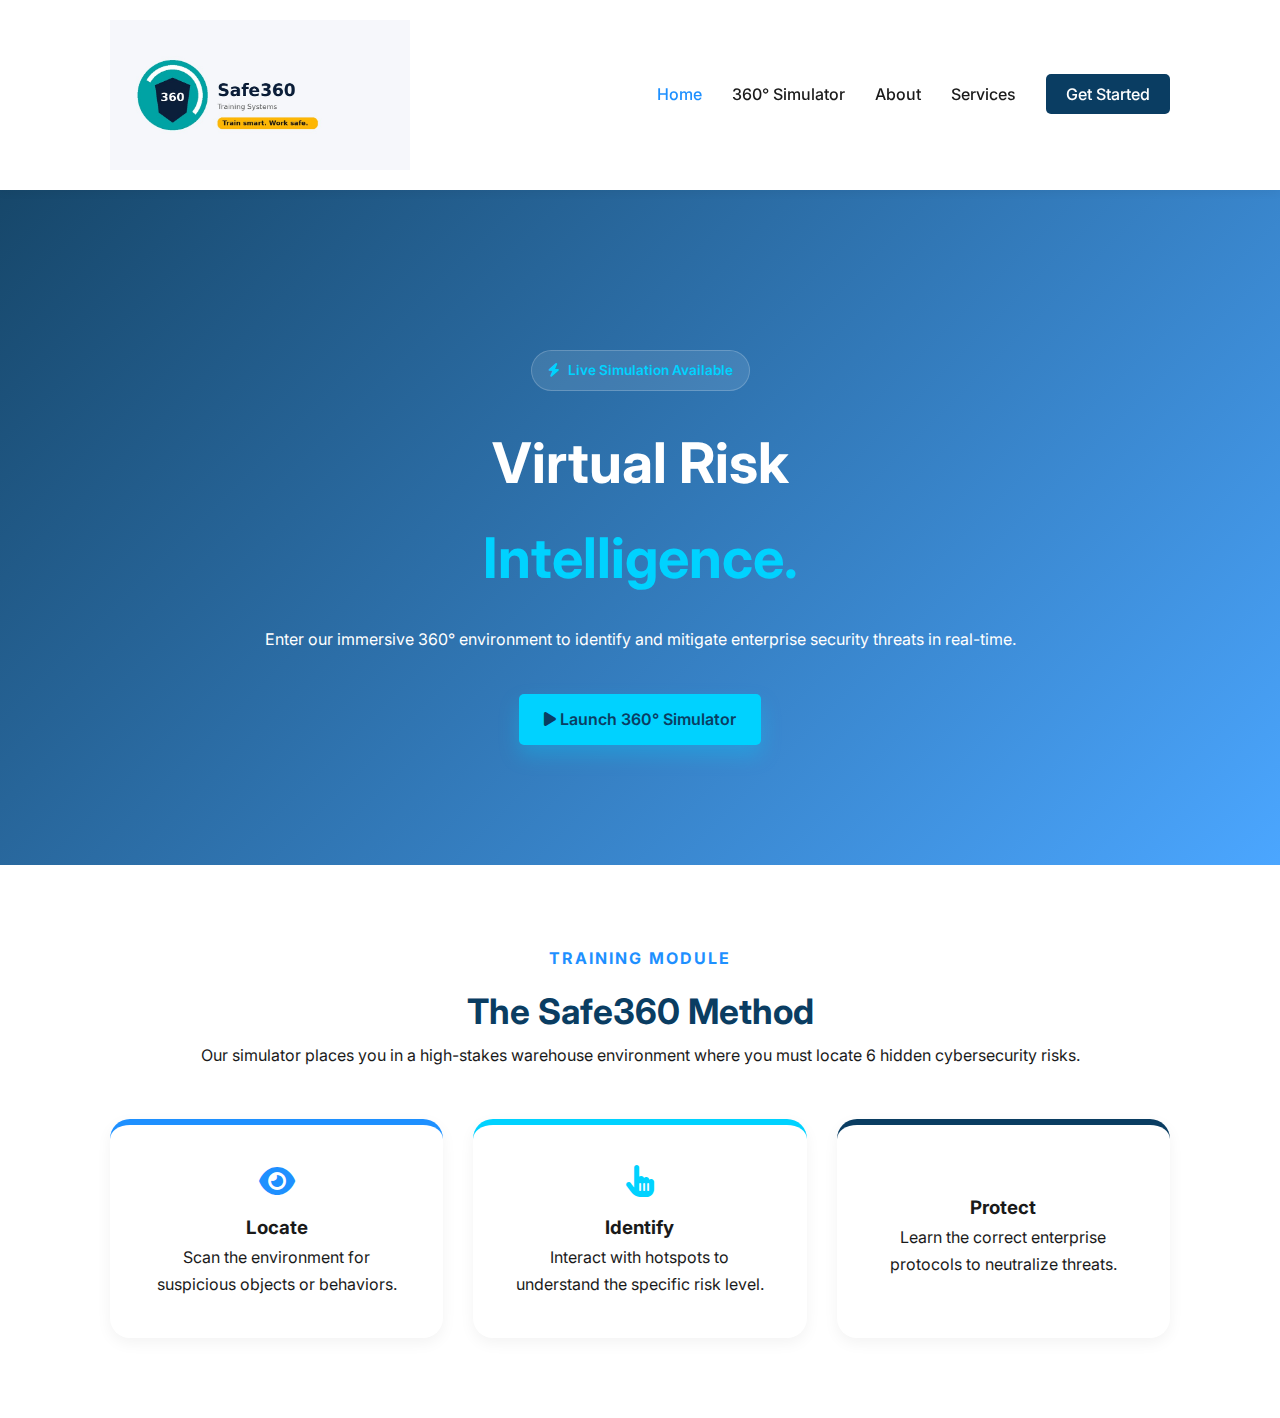
<file: index.html>
<!DOCTYPE html>
<html lang="en">
<head>
    <meta charset="UTF-8">
    <meta name="viewport" content="width=device-width, initial-scale=1.0">
    <title>Safe360 | Interactive Safety Hub</title>
    <link href="https://fonts.googleapis.com/css2?family=Inter:wght@400;600;800&display=swap" rel="stylesheet">
    <link rel="stylesheet" href="https://cdnjs.cloudflare.com/ajax/libs/font-awesome/6.4.0/css/all.min.css">
    <link rel="stylesheet" href="css/style.css">
</head>
<body>
    <header>
        <div class="container nav-container">
            <!-- LOGO CHANGED HERE -->
            <a href="index.html" class="logo">
                <img src="logo.png" alt="Safe360 Training Systems" style="max-height: 150px; width: auto; vertical-align: middle;">
            </a>
            
            <nav>
                <ul class="nav-links">
                    <li><a href="index.html" class="active">Home</a></li>
                    <li><a href="360-view.html">360° Simulator</a></li>
                    <li><a href="about.html">About</a></li>
                    <li><a href="services.html">Services</a></li>
                    <li><a href="contact.html" class="nav-btn">Get Started</a></li>
                </ul>
            </nav>
        </div>
    </header>

    <main>
        <section class="hero">
            <div class="hero-overlay"></div>
            <div class="container hero-inner">
                <div class="hero-content">
                    <span class="hero-badge"><i class="fa-solid fa-bolt"></i> Live Simulation Available</span>
                    <h1>Virtual Risk <br><span class="text-gradient">Intelligence.</span></h1>
                    <p>Enter our immersive 360° environment to identify and mitigate enterprise security threats in real-time.</p>
                    
                    <div class="hero-actions">
                        <a href="360-view.html" class="btn btn-tour">
                            <i class="fa-solid fa-play"></i> Launch 360° Simulator
                        </a>
                    </div>
                </div>
            </div>
        </section>

        <!-- New Professional Section replacing the cards -->
        <section class="section">
            <div class="container" style="text-align: center;">
                <div class="section-header">
                    <span class="badge">Training Module</span>
                    <h2>The Safe360 Method</h2>
                    <p>Our simulator places you in a high-stakes warehouse environment where you must locate 6 hidden cybersecurity risks.</p>
                </div>

                <div style="display: grid; grid-template-columns: repeat(auto-fit, minmax(250px, 1fr)); gap: 30px; margin-top: 50px;">
                    <div class="pillar-card border-blue">
                        <i class="fa-solid fa-eye" style="font-size: 2rem; color: var(--secondary); margin-bottom: 15px;"></i>
                        <h3>Locate</h3>
                        <p>Scan the environment for suspicious objects or behaviors.</p>
                    </div>
                    <div class="pillar-card border-cyan">
                        <i class="fa-solid fa-hand-pointer" style="font-size: 2rem; color: var(--accent); margin-bottom: 15px;"></i>
                        <h3>Identify</h3>
                        <p>Interact with hotspots to understand the specific risk level.</p>
                    </div>
                    <div class="pillar-card border-navy">
                        <i class="fa-solid fa-shield-check" style="font-size: 2rem; color: var(--primary); margin-bottom: 15px;"></i>
                        <h3>Protect</h3>
                        <p>Learn the correct enterprise protocols to neutralize threats.</p>
                    </div>
                </div>
            </div>
        </section>
    </main>
</body>
</html>
</file>
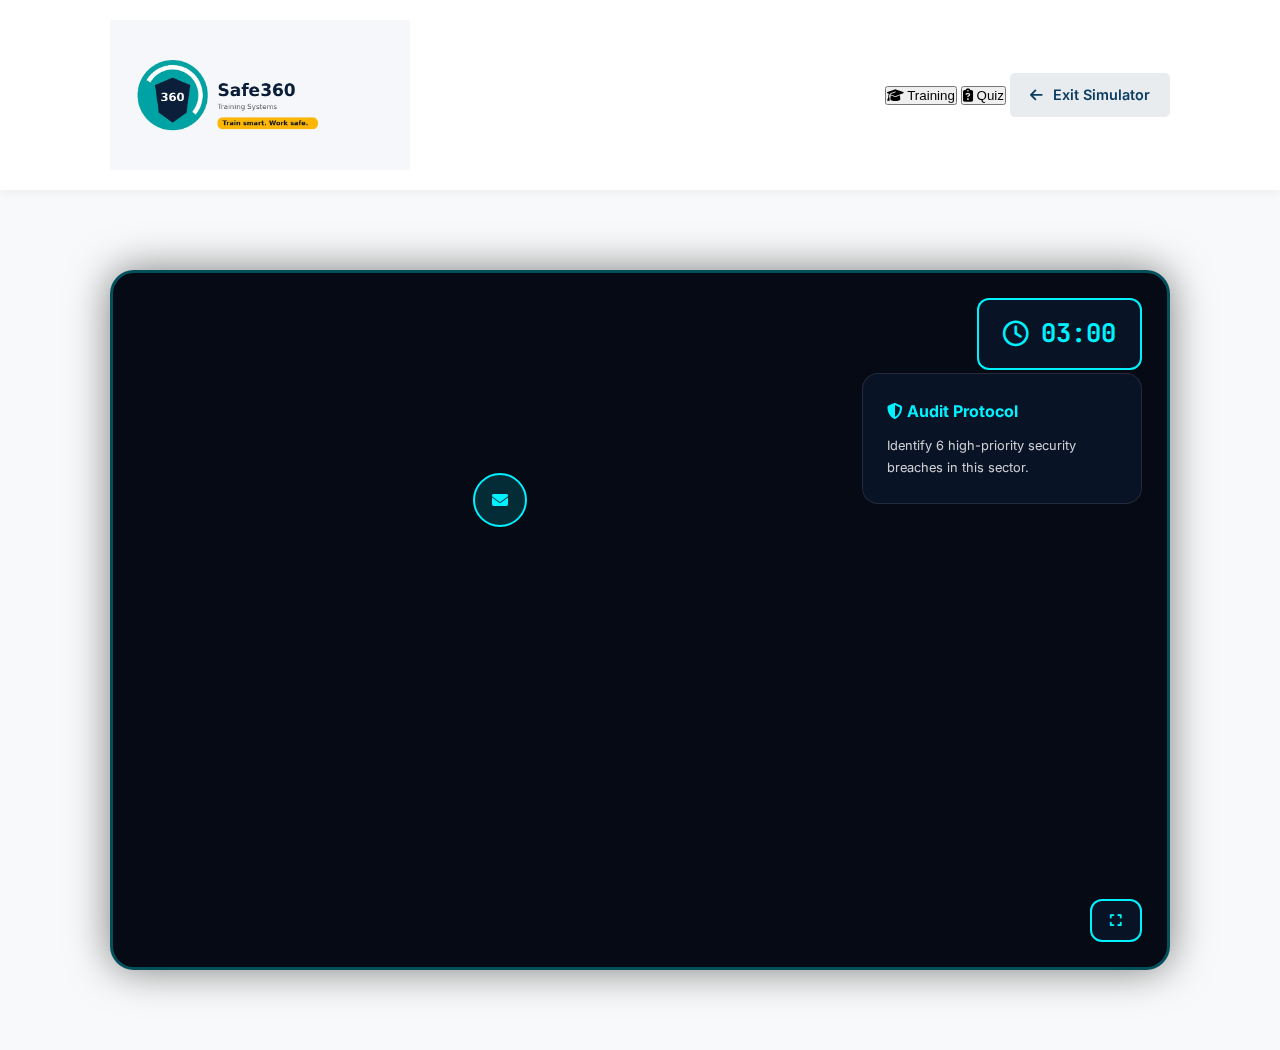
<file: 360-view.html>
<!DOCTYPE html>
<html lang="en">
<head>
    <meta charset="UTF-8">
    <meta name="viewport" content="width=device-width, initial-scale=1.0">
    <title>Risk Simulator | Safe360</title>
    <link href="https://fonts.googleapis.com/css2?family=Inter:wght@400;600;700&family=JetBrains+Mono:wght@400;700&display=swap" rel="stylesheet">
    <link rel="stylesheet" href="https://cdnjs.cloudflare.com/ajax/libs/font-awesome/6.4.0/css/all.min.css">
    <link rel="stylesheet" href="css/style.css">
    <style>
        /* --- PROFESSIONAL CYBER THEME --- */
        :root {
            --cyber-cyan: #00f2ff;
            --cyber-blue: #0062ff;
            --cyber-dark: #050a14;
            --cyber-glass: rgba(10, 20, 40, 0.9);
            --emergency-red: #ff2a6d;
            --success-green: #00ff9d;
        }

        body { font-family: 'Inter', sans-serif; }

        .v-tour-container {
            position: relative;
            width: 100%;
            height: 700px;
            background: var(--cyber-dark);
            overflow: hidden;
            border-radius: 24px;
            cursor: grab;
            border: 3px solid rgba(0, 242, 255, 0.3);
            box-shadow: 0 0 40px rgba(0, 0, 0, 0.5);
            transition: all 0.3s ease;
        }

        /* FULL SCREEN OVERRIDES */
        .v-tour-container:fullscreen, .v-tour-container:-webkit-full-screen {
            width: 100vw; height: 100vh; border-radius: 0; border: none;
            display: flex; align-items: center; justify-content: center;
        }

        .panorama-scene {
            position: absolute;
            height: 1500px; width: 4500px;
            background-image: linear-gradient(rgba(5, 10, 20, 0.2), rgba(5, 10, 20, 0.2)), 
                              url('https://images.unsplash.com/photo-1550751827-4bd374c3f58b?auto=format&fit=crop&w=4500&q=80');
            background-size: cover;
            left: 0; top: -400px;
            transition: transform 0.1s ease-out;
        }

        /* --- HOTSPOTS --- */
        .v-hotspot {
            position: absolute; width: 54px; height: 54px;
            background: rgba(0, 242, 255, 0.15);
            border: 2px solid var(--cyber-cyan);
            border-radius: 50%;
            display: flex; align-items: center; justify-content: center;
            color: var(--cyber-cyan);
            animation: pulse-cyber 2s infinite;
            text-decoration: none; z-index: 10;
            backdrop-filter: blur(4px);
        }
        .v-hotspot:hover { transform: scale(1.2); background: var(--emergency-red); border-color: #fff; color: #fff; }

        @keyframes pulse-cyber {
            0% { box-shadow: 0 0 0 0 rgba(0, 242, 255, 0.7); }
            70% { box-shadow: 0 0 0 15px rgba(0, 242, 255, 0); }
            100% { box-shadow: 0 0 0 0 rgba(0, 242, 255, 0); }
        }

        /* --- HUD --- */
        .timer-hud {
            position: absolute; top: 25px; right: 25px;
            background: var(--cyber-glass); color: var(--cyber-cyan);
            padding: 12px 24px; border-radius: 12px;
            font-family: 'JetBrains Mono', monospace; font-weight: 700;
            font-size: 1.6rem; z-index: 101;
            border: 2px solid var(--cyber-cyan);
            display: flex; align-items: center; gap: 12px;
        }

        .simulator-ui {
            position: absolute; top: 100px; right: 25px;
            background: var(--cyber-glass); color: #fff;
            padding: 24px; border-radius: 16px; width: 280px;
            backdrop-filter: blur(12px); border: 1px solid rgba(255, 255, 255, 0.1);
            pointer-events: none; z-index: 100;
        }

        .btn-fullscreen-overlay {
            position: absolute; bottom: 25px; right: 25px;
            background: var(--cyber-glass); color: var(--cyber-cyan);
            border: 2px solid var(--cyber-cyan); border-radius: 12px;
            padding: 12px 18px; cursor: pointer; z-index: 100;
        }

        /* --- MODAL STYLING (PROFESSIONAL UPGRADE) --- */
        .modal-overlay {
            position: absolute; top: 0; left: 0; width: 100%; height: 100%;
            background: rgba(0, 5, 15, 0.95);
            z-index: 2000; display: none;
            justify-content: center; align-items: center;
            backdrop-filter: blur(10px);
        }

        .modal-content {
            background: var(--cyber-dark);
            width: 90%; max-width: 700px;
            border-radius: 20px; border: 1px solid var(--cyber-cyan);
            padding: 40px; position: relative;
            box-shadow: 0 0 50px rgba(0, 242, 255, 0.2);
            color: #fff;
        }

        .modal-header {
            display: flex; justify-content: space-between; align-items: center;
            margin-bottom: 25px; border-bottom: 1px solid rgba(0, 242, 255, 0.2);
            padding-bottom: 15px;
        }

        .modal-header h2 { font-family: 'JetBrains Mono', monospace; color: var(--cyber-cyan); margin: 0; }

        .progress-bar-container {
            width: 100%; height: 6px; background: rgba(255,255,255,0.1);
            border-radius: 10px; margin-bottom: 20px; overflow: hidden;
        }
        .progress-fill { height: 100%; background: var(--cyber-cyan); width: 0%; transition: 0.5s ease; }

        .training-text { font-size: 1.1rem; line-height: 1.8; color: #ccd6f6; }
        .training-text b { color: var(--cyber-cyan); }

        /* --- QUIZ OPTIONS --- */
        .quiz-option {
            background: rgba(255,255,255,0.05);
            border: 1px solid rgba(0, 242, 255, 0.3);
            padding: 18px; margin-bottom: 12px; border-radius: 10px;
            cursor: pointer; transition: 0.3s;
            display: flex; align-items: center; gap: 15px;
            font-size: 1rem;
        }
        .quiz-option:hover { background: rgba(0, 242, 255, 0.1); border-color: var(--cyber-cyan); }
        .quiz-option.selected { background: var(--cyber-blue); border-color: #fff; }
        .quiz-option.correct { background: rgba(0, 255, 157, 0.2); border-color: var(--success-green); color: var(--success-green); }
        .quiz-option.wrong { background: rgba(255, 42, 109, 0.2); border-color: var(--emergency-red); color: var(--emergency-red); }

        .btn-modal {
            padding: 12px 28px; border-radius: 8px; font-weight: bold;
            text-transform: uppercase; letter-spacing: 1px; cursor: pointer;
            font-family: 'JetBrains Mono', monospace; border: none; transition: 0.3s;
        }
        .btn-primary-modal { background: var(--cyber-cyan); color: var(--cyber-dark); }
        .btn-primary-modal:hover { background: #fff; box-shadow: 0 0 20px var(--cyber-cyan); }

        .feedback-text {
            margin-top: 15px; padding: 15px; border-radius: 8px;
            font-weight: bold; font-family: 'JetBrains Mono', monospace;
            text-align: center; display: none;
        }
    </style>
</head>
<body class="light-bg">
    <header>
        <div class="container nav-container">
            <a href="index.html" class="logo">
                <img src="logo.png" alt="Safe360 Training Systems" style="max-height: 150px; width: auto; vertical-align: middle;">
            </a>
            <div class="header-actions">
                <button onclick="openTraining()" class="btn-nav"><i class="fa-solid fa-graduation-cap"></i> Training</button>
                <button onclick="openQuiz()" class="btn-nav"><i class="fa-solid fa-clipboard-question"></i> Quiz</button>
                <a href="index.html" class="btn-back"><i class="fa-solid fa-arrow-left"></i> Exit Simulator</a>
            </div>
        </div>
    </header>

    <main class="section">
        <div class="container">
            <div class="v-tour-container" id="tourViewport">
                <div class="panorama-scene" id="panorama">
                    <a href="hotspot-detail.html?id=1" class="v-hotspot" style="top: 40%; left: 8%;" data-label="Node Breach"><i class="fa-solid fa-envelope"></i></a>
                    <a href="hotspot-detail.html?id=2" class="v-hotspot" style="top: 35%; left: 25%;" data-label="Terminal Access"><i class="fa-solid fa-desktop"></i></a>
                    <a href="hotspot-detail.html?id=3" class="v-hotspot" style="top: 70%; left: 45%;" data-label="Hardware Risk"><i class="fa-solid fa-usb"></i></a>
                    <a href="hotspot-detail.html?id=4" class="v-hotspot" style="top: 30%; left: 60%;" data-label="Uplink Breach"><i class="fa-solid fa-phone"></i></a>
                    <a href="hotspot-detail.html?id=5" class="v-hotspot" style="top: 55%; left: 78%;" data-label="Packet Leak"><i class="fa-solid fa-qrcode"></i></a>
                    <a href="hotspot-detail.html?id=6" class="v-hotspot" style="top: 45%; left: 92%;" data-label="IoT Vulnerability"><i class="fa-solid fa-mobile-screen"></i></a>
                </div>

                <div class="timer-hud">
                    <i class="fa-regular fa-clock"></i> <span id="sessionTimer">03:00</span>
                </div>

                <div class="simulator-ui">
                    <h4 style="color: var(--cyber-cyan);"><i class="fa-solid fa-shield-halved"></i> Audit Protocol</h4>
                    <p style="font-size: 0.8rem; opacity: 0.8; margin-top: 10px;">Identify 6 high-priority security breaches in this sector.</p>
                </div>

                <button onclick="toggleFullScreen()" class="btn-fullscreen-overlay">
                    <i class="fa-solid fa-expand"></i>
                </button>

                <!-- TRAINING MODAL -->
                <div id="trainingModal" class="modal-overlay">
                    <div class="modal-content">
                        <div class="modal-header">
                            <h2 id="trainingTitle">Training Protocol</h2>
                            <button class="close-modal" onclick="closeModal('trainingModal')" style="background:none; border:none; color:#fff; cursor:pointer; font-size:1.5rem;">&times;</button>
                        </div>
                        <div class="progress-bar-container"><div class="progress-fill" id="trainProgress"></div></div>
                        <div class="step-indicator" id="trainingStep" style="color:var(--cyber-cyan); font-family:'JetBrains Mono'; margin-bottom:10px;"></div>
                        <div id="trainingBody" class="training-text"></div>
                        <div class="nav-btn-group" style="display:flex; justify-content:space-between; margin-top:30px;">
                            <button class="btn-modal" onclick="prevTraining()" id="btnPrevTrain" style="background:rgba(255,255,255,0.1); color:#fff;">Back</button>
                            <button class="btn-modal btn-primary-modal" onclick="nextTraining()" id="btnNextTrain">Initiate Next</button>
                        </div>
                    </div>
                </div>

                <!-- QUIZ MODAL -->
                <div id="quizModal" class="modal-overlay">
                    <div class="modal-content">
                        <div class="modal-header">
                            <h2>Security Evaluation</h2>
                            <button class="close-modal" onclick="closeModal('quizModal')" style="background:none; border:none; color:#fff; cursor:pointer; font-size:1.5rem;">&times;</button>
                        </div>
                        <div class="progress-bar-container"><div class="progress-fill" id="quizProgress"></div></div>
                        <div id="quizContainer">
                            <div class="step-indicator" id="quizStep" style="color:var(--cyber-cyan); font-family:'JetBrains Mono'; margin-bottom:10px;"></div>
                            <h3 id="quizQuestion" style="margin-bottom: 25px; line-height:1.4;"></h3>
                            <div id="quizOptions"></div>
                            <div id="quizFeedback" class="feedback-text"></div>
                            <div class="nav-btn-group" style="display:flex; justify-content:flex-end; margin-top:20px;">
                                <button class="btn-modal btn-primary-modal" onclick="submitAnswer()" id="btnQuizAction">Verify Credentials</button>
                            </div>
                        </div>
                        <div id="quizResult" style="display: none; text-align: center;">
                            <i class="fa-solid fa-shield-check" style="font-size: 4rem; color: var(--cyber-cyan); margin-bottom: 20px;"></i>
                            <h2>Audit Complete</h2>
                            <p style="font-size: 1.5rem; margin: 15px 0;">Clearance Level: <span id="finalScore" style="color:var(--cyber-cyan); font-weight:bold;">0</span> / 10</p>
                            <p id="scoreMsg" style="color:#ccd6f6; margin-bottom:25px;"></p>
                            <button class="btn-modal btn-primary-modal" onclick="closeModal('quizModal')">Exit System</button>
                            <button class="btn-modal" onclick="resetQuiz()" style="background:rgba(255,255,255,0.1); color:#fff; margin-left:10px;">Re-Audit</button>
                        </div>
                    </div>
                </div>

                <div id="timeoutModal" class="modal-overlay">
                    <div class="modal-content" style="text-align: center;">
                        <h2 style="color: var(--emergency-red);">Audit Timeout</h2>
                        <p style="margin: 20px 0;">Your 180-second surveillance window has closed.</p>
                        <button class="btn-modal btn-primary-modal" onclick="finishSession()">Begin Assessment</button>
                    </div>
                </div>
            </div>
        </div>
    </main>

    <script>
        const trainingData = [
            { title: "Physical Security", content: "<p>The #1 vulnerability in any facility is <b>Tailgating</b>. This happens when an unauthorized person follows you through a secure door.</p><p><b>The Rule:</b> One badge, one entry. Never hold the door for someone you don't recognize.</p>" },
            { title: "Phishing Intelligence", content: "<p>Attackers use <b>Urgency</b> to make you click malicious links. Always verify the sender's full email address.</p><p><b>Pro-tip:</b> Hover over links to see the real destination before clicking.</p>" },
            { title: "Hardware Integrity", content: "<p>A lost <b>USB Drive</b> is a common 'Baiting' tactic. Plugging it in can execute hidden scripts that steal your session tokens in milliseconds.</p><p><b>Action:</b> Report all found media to IT Security.</p>" },
            { title: "Workstation Protocol", content: "<p>An unlocked PC is a direct portal into the company network. Even a 60-second absence is enough for a data breach.</p><p><b>Habit:</b> Always press <b>Windows + L</b> before leaving your seat.</p>" },
            { title: "Mobile & BYOD", content: "<p>Public charging stations can perform <b>Juice Jacking</b>, stealing data through the charging cable. </p><p><b>Safety:</b> Use only your own wall charger and avoid corporate network use on unmanaged personal phones.</p>" },
            { title: "Social Engineering", content: "<p>Hackers often call posing as <b>IT Support</b> asking for your MFA (Multi-Factor) code or password reset.</p><p><b>Fact:</b> Real IT staff will NEVER ask for your password or your 6-digit MFA code.</p>" }
        ];

        const quizData = [
            { q: "You receive an email from 'HR' with a link to 'View Updated Salaries'. The URL looks like 'safe360-hr.portal.com'. What is the risk?", options: ["It's safe, it has a lock icon.", "Phishing - the domain is likely fake.", "None, HR sends these often.", "It's safe if I use my work PC."], correct: 1 },
            { q: "You find a USB stick in the breakroom labeled 'Confidential Q4 Layout'. What is the safest action?", options: ["Check the files to find the owner.", "Give it to the office manager.", "Hand it to IT Security immediately.", "Format it and use it for personal files."], correct: 2 },
            { q: "A person carrying heavy boxes asks you to hold the secure door open. You don't see a badge. What do you do?", options: ["Help them out and hold the door.", "Politely ask them to use their badge first.", "Let them in but watch where they go.", "Ignore them and walk away."], correct: 1 },
            { q: "What is 'Juice Jacking'?", options: ["Stealing someone's lunch.", "Data theft via public USB charging ports.", "Overloading a server's power.", "A type of phishing email."], correct: 1 },
            { q: "A caller claims to be from IT and asks for your 6-digit MFA code to fix a sync error. Do you provide it?", options: ["Yes, if they sound professional.", "No, IT never asks for MFA codes.", "Only if I'm at my desk.", "Yes, it's safer than a password."], correct: 1 },
            { q: "Which shortcut locks a Windows workstation instantly?", options: ["Ctrl + Alt + Del", "Ctrl + L", "Windows + L", "Alt + F4"], correct: 2 },
            { q: "What does 'MFA' provide?", options: ["Faster login speeds.", "An extra layer of security beyond passwords.", "Automatic password updates.", "Secure Wi-Fi encryption."], correct: 1 },
            { q: "Why should you avoid using the same password for personal and work accounts?", options: ["It's against the law.", "If one site is hacked, both accounts are lost.", "It's too hard to remember.", "The IT department can see your personal files."], correct: 1 },
            { q: "What is the primary sign of a phishing email?", options: ["A friendly greeting.", "A sense of extreme urgency.", "High-quality images.", "A long signature."], correct: 1 },
            { q: "You see a suspicious person taking photos of server equipment. Whom should you contact?", options: ["Your supervisor.", "IT Security or Building Security.", "The local police.", "Nobody, they are likely a contractor."], correct: 1 }
        ];

        let timeLeft = 180;
        let timerInterval;
        let trainIndex = 0;
        let quizIndex = 0;
        let score = 0;
        let quizAnswered = false;
        let selectedOptionIndex = null;

        function startTimer() {
            timerInterval = setInterval(() => {
                if (timeLeft <= 0) {
                    clearInterval(timerInterval);
                    document.getElementById('timeoutModal').style.display = 'flex';
                } else {
                    timeLeft--;
                    const m = Math.floor(timeLeft / 60);
                    const s = timeLeft % 60;
                    document.getElementById('sessionTimer').innerText = `${m.toString().padStart(2, '0')}:${s.toString().padStart(2, '0')}`;
                }
            }, 1000);
        }
        window.onload = startTimer;

        function toggleFullScreen() {
            const elem = document.getElementById('tourViewport');
            if (!document.fullscreenElement && !document.mozFullScreenElement && !document.webkitFullscreenElement && !document.msFullscreenElement) {
                if (elem.requestFullscreen) elem.requestFullscreen();
                else if (elem.webkitRequestFullscreen) elem.webkitRequestFullscreen();
            } else {
                if (document.exitFullscreen) document.exitFullscreen();
            }
        }

        function closeModal(id) { document.getElementById(id).style.display = 'none'; }
        
        function openTraining() { 
            trainIndex = 0; 
            updateTrainingUI(); 
            document.getElementById('trainingModal').style.display = 'flex'; 
        }

        function updateTrainingUI() {
            const data = trainingData[trainIndex];
            document.getElementById('trainingTitle').innerText = data.title;
            document.getElementById('trainingStep').innerText = `MODULE: 0${trainIndex + 1} / 06`;
            document.getElementById('trainingBody').innerHTML = data.content;
            document.getElementById('trainProgress').style.width = ((trainIndex + 1) / 6 * 100) + "%";
            document.getElementById('btnPrevTrain').style.visibility = (trainIndex === 0) ? 'hidden' : 'visible';
            document.getElementById('btnNextTrain').innerText = (trainIndex === 5) ? 'COMPLETE' : 'CONTINUE';
        }

        function nextTraining() {
            if(trainIndex < 5) { trainIndex++; updateTrainingUI(); } 
            else { closeModal('trainingModal'); }
        }

        function prevTraining() { if(trainIndex > 0) { trainIndex--; updateTrainingUI(); } }

        function openQuiz() { resetQuiz(); document.getElementById('quizModal').style.display = 'flex'; }
        
        function resetQuiz() { 
            quizIndex = 0; score = 0; 
            document.getElementById('quizResult').style.display = 'none'; 
            document.getElementById('quizContainer').style.display = 'block'; 
            updateQuizUI(); 
        }

        function updateQuizUI() {
            quizAnswered = false; selectedOptionIndex = null;
            const data = quizData[quizIndex];
            document.getElementById('quizStep').innerText = `EVALUATION: ${quizIndex + 1} / 10`;
            document.getElementById('quizQuestion').innerText = data.q;
            document.getElementById('quizProgress').style.width = ((quizIndex + 1) / 10 * 100) + "%";
            document.getElementById('quizFeedback').style.display = 'none';
            document.getElementById('btnQuizAction').innerText = "VERIFY ANSWER";
            const optionsDiv = document.getElementById('quizOptions'); optionsDiv.innerHTML = '';
            data.options.forEach((opt, idx) => {
                const el = document.createElement('div');
                el.className = 'quiz-option';
                el.innerHTML = `<span style="font-family:'JetBrains Mono'; opacity:0.5;">0${idx+1}</span> ${opt}`;
                el.onclick = () => { if(!quizAnswered) { document.querySelectorAll('.quiz-option').forEach(x=>x.classList.remove('selected')); el.classList.add('selected'); selectedOptionIndex = idx; } };
                optionsDiv.appendChild(el);
            });
        }

        function submitAnswer() {
            if(selectedOptionIndex === null) return;
            if(quizAnswered) { nextQuestion(); return; }
            
            quizAnswered = true;
            const data = quizData[quizIndex];
            const feedback = document.getElementById('quizFeedback');
            const options = document.querySelectorAll('.quiz-option');
            
            feedback.style.display = 'block';
            if(selectedOptionIndex === data.correct) {
                score++;
                options[selectedOptionIndex].classList.add('correct');
                feedback.innerHTML = '<i class="fa-solid fa-check-circle"></i> ACCESS GRANTED: DATA SECURED';
                feedback.style.color = "var(--success-green)";
            } else {
                options[selectedOptionIndex].classList.add('wrong');
                options[data.correct].classList.add('correct');
                feedback.innerHTML = '<i class="fa-solid fa-triangle-exclamation"></i> ACCESS DENIED: VULNERABILITY DETECTED';
                feedback.style.color = "var(--emergency-red)";
            }

            const btn = document.getElementById('btnQuizAction');
            btn.innerText = (quizIndex < 9) ? "NEXT CHALLENGE" : "VIEW EVALUATION";
        }

        function nextQuestion() { 
            if(quizIndex < 9) { quizIndex++; updateQuizUI(); } 
            else { showResults(); } 
        }

        function showResults() { 
            document.getElementById('quizContainer').style.display = 'none'; 
            document.getElementById('quizResult').style.display = 'block'; 
            document.getElementById('finalScore').innerText = score; 
            const msg = score >= 8 ? "SECURITY STATUS: ELITE" : "SECURITY STATUS: COMPROMISED - REVIEW NEEDED";
            document.getElementById('scoreMsg').innerText = msg;
        }

        function finishSession() { closeModal('timeoutModal'); openQuiz(); }

        const viewport = document.getElementById('tourViewport');
        const panorama = document.getElementById('panorama');
        let isDragging = false;
        let startX, startY;
        viewport.addEventListener('mousedown', (e) => { isDragging = true; startX = e.pageX - panorama.offsetLeft; startY = e.pageY - panorama.offsetTop; viewport.style.cursor = 'grabbing'; });
        viewport.addEventListener('mouseleave', () => isDragging = false);
        viewport.addEventListener('mouseup', () => { isDragging = false; viewport.style.cursor = 'grab'; });
        viewport.addEventListener('mousemove', (e) => {
            if (!isDragging) return;
            let newLeft = e.pageX - startX; let newTop = e.pageY - startY;
            if (newLeft > 0) newLeft = 0; if (newLeft < viewport.offsetWidth - 4500) newLeft = viewport.offsetWidth - 4500;
            if (newTop > 0) newTop = 0; if (newTop < viewport.offsetHeight - 1500) newTop = viewport.offsetHeight - 1500;
            panorama.style.left = newLeft + 'px'; panorama.style.top = newTop + 'px';
        });
    </script>
</body>
</html>
</file>
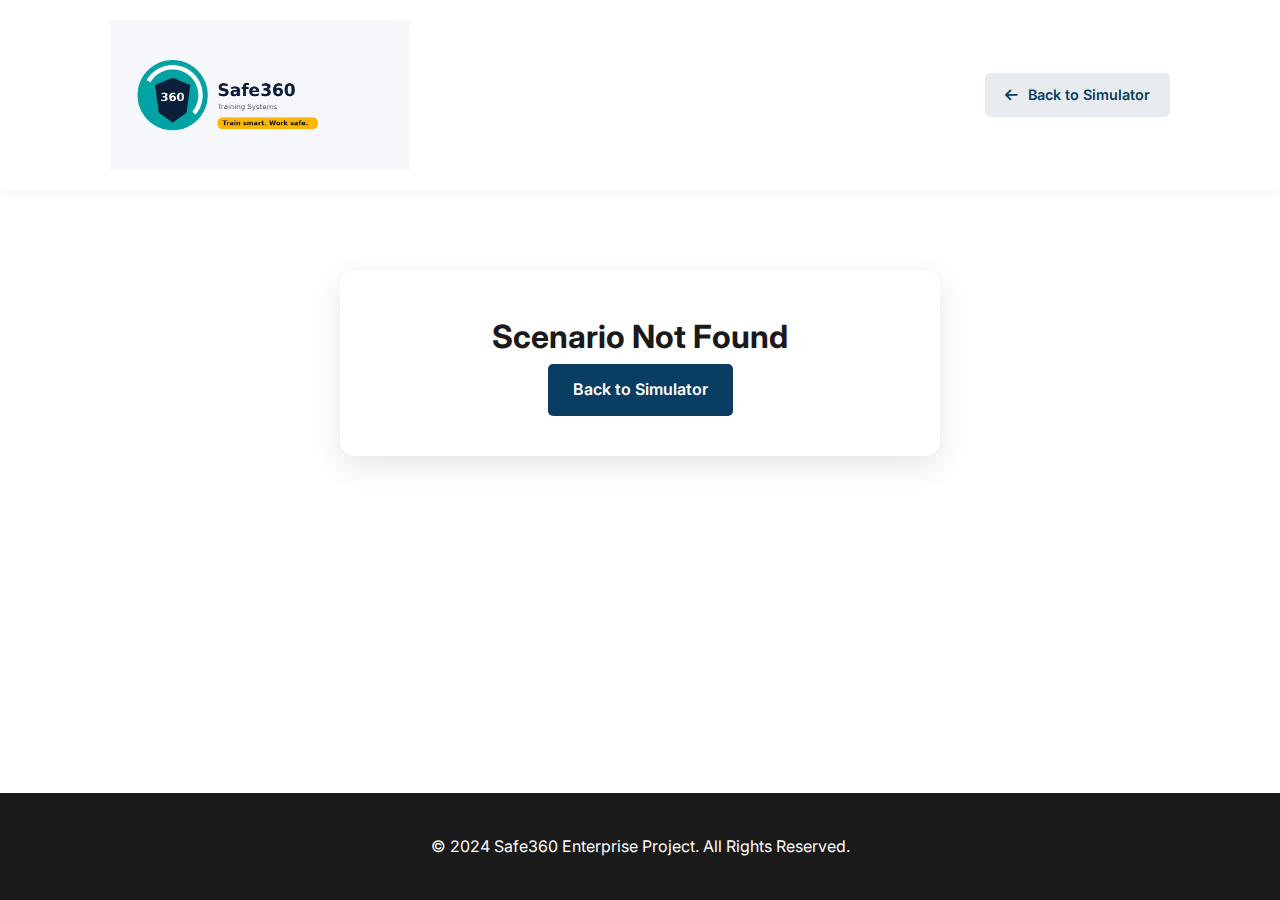
<file: hotspot-detail.html>
<!DOCTYPE html>
<html lang="en">
<head>
    <meta charset="UTF-8">
    <meta name="viewport" content="width=device-width, initial-scale=1.0">
    <title>Risk Assessment | Safe360 Detail</title>
    <!-- Google Fonts & Font Awesome -->
    <link href="https://fonts.googleapis.com/css2?family=Inter:wght@400;600;700&display=swap" rel="stylesheet">
    <link rel="stylesheet" href="https://cdnjs.cloudflare.com/ajax/libs/font-awesome/6.4.0/css/all.min.css">
    <!-- Link to your existing CSS -->
    <link rel="stylesheet" href="css/style.css">
</head>
<body>
    <header>
        <div class="container nav-container">
            <!-- LOGO -->
            <a href="index.html" class="logo">
                <img src="logo.png" alt="Safe360 Training Systems" style="max-height: 150px; width: auto; vertical-align: middle;">
            </a>
            
            <!-- MODIFIED: Uses javascript:history.back() to return to the 360 view -->
            <a href="javascript:history.back()" class="btn-back" style="margin-left: auto;" aria-label="Back to Simulator">
                <i class="fa-solid fa-arrow-left" aria-hidden="true"></i> Back to Simulator
            </a>
        </div>
    </header>

    <main class="section">
        <div class="container">
            <div id="hotspot-content">
                <!-- Data will be injected here -->
                <div class="contact-box" style="text-align: center; padding: 50px;">
                    <i class="fas fa-spinner fa-spin" style="font-size: 2rem; color: var(--secondary);" aria-hidden="true"></i>
                    <p style="margin-top: 20px;">Loading details...</p>
                </div>
            </div>
        </div>
    </main>

    <footer>
        <div class="container">
            <p>© 2024 Safe360 Enterprise Project. All Rights Reserved.</p>
        </div>
    </footer>

    <script>
        // DATA OBJECT (Unchanged)
        const hotspotData = {
            "1": {
                title: "Suspicious Phishing Email",
                icon: "fa-envelope-open-text",
                scenario: "A warehouse office PC shows an email claiming to be from 'IT Support' asking for urgent login verification.",
                risk: "Phishing attack leading to stolen credentials and network-wide compromise.",
                action: "Do not click links; do not download attachments; report the email to IT immediately.",
                outcome: "Protecting user identity and preventing unauthorized system access."
            },
            "2": {
                title: "Unattended Workstation",
                icon: "fa-desktop",
                scenario: "A logged-in computer is left unattended in a high-traffic dispatch office.",
                risk: "Unauthorized access to company systems, data theft, or accidental record modification.",
                action: "Lock the screen immediately (Win + L) and remind staff of the lock-policy.",
                outcome: "Maintaining physical security of digital access points."
            },
            "3": {
                title: "Unknown USB Device",
                icon: "fa-usb",
                scenario: "A USB stick is found lying on a desk or near a warehouse terminal.",
                risk: "Malware infection, ransomware entry, or automated data exfiltration.",
                action: "Do not plug it in. Hand it over to the cybersecurity team or IT security.",
                outcome: "Preventing hardware-based malware from entering the secure perimeter."
            },
            "4": {
                title: "Fake Courier Call",
                icon: "fa-phone-volume",
                scenario: "A caller claims to be a courier asking for an OTP or system password to 'confirm delivery'.",
                risk: "Voice-based social engineering leading to complete account takeover.",
                action: "Refuse to share information. Verify the request through official vendor channels.",
                outcome: "Strengthening the human firewall against social manipulation."
            },
            "5": {
                title: "QR Code on Parcel",
                icon: "fa-qrcode",
                scenario: "A QR code on a label claims to show 'updated invoice' or 'priority tracking'.",
                risk: "Directing users to malicious phishing websites or automatic malware downloads.",
                action: "Avoid scanning unknown QR codes. Use official tracking numbers via browser.",
                outcome: "Avoiding modern mobile phishing (Quishing) tactics."
            },
            "6": {
                title: "Personal Mobile Security",
                icon: "fa-mobile-screen",
                scenario: "An employee connects a personal, unmanaged phone to the secure corporate Wi-Fi.",
                risk: "Data leakage or malware bridging from an insecure device to the secure network.",
                action: "Follow company BYOD (Bring Your Own Device) rules; use Guest Wi-Fi for personal use.",
                outcome: "Network segmentation and device integrity management."
            }
        };

        // CONTENT INJECTION LOGIC
        document.addEventListener("DOMContentLoaded", () => {
            const urlParams = new URLSearchParams(window.location.search);
            const id = urlParams.get('id');
            const container = document.getElementById('hotspot-content');

            if (id && hotspotData[id]) {
                const item = hotspotData[id];
                container.innerHTML = `
                    <div class="contact-box" style="max-width: 800px; text-align: left; background: white; margin: auto;">
                        <div style="text-align: center; margin-bottom: 40px;">
                            <i class="fa-solid ${item.icon}" style="font-size: 5rem; color: var(--secondary); margin-bottom: 20px;" aria-hidden="true"></i>
                            <h1 style="color: var(--primary); font-size: 2.5rem; line-height: 1.2;">${item.title}</h1>
                        </div>

                        <div style="display: grid; gap: 30px;">
                            <div style="background: #f1f7ff; padding: 25px; border-radius: 12px; border-left: 6px solid var(--secondary);">
                                <h3 style="color: var(--primary); margin-bottom: 10px;"><i class="fa-solid fa-circle-info" aria-hidden="true"></i> The Scenario</h3>
                                <p style="font-size: 1.1rem; line-height: 1.6; color: #333;">${item.scenario}</p>
                            </div>

                            <div style="display: grid; grid-template-columns: repeat(auto-fit, minmax(280px, 1fr)); gap: 20px;">
                                <div style="background: #fff5f5; padding: 25px; border-radius: 12px; border-top: 4px solid #c53030;">
                                    <h3 style="color: #c53030; margin-bottom: 10px; font-size: 1.2rem;"><i class="fa-solid fa-biohazard" aria-hidden="true"></i> The Risk</h3>
                                    <p style="color: #444;">${item.risk}</p>
                                </div>
                                <div style="background: #f0fff4; padding: 25px; border-radius: 12px; border-top: 4px solid #2f855a;">
                                    <h3 style="color: #2f855a; margin-bottom: 10px; font-size: 1.2rem;"><i class="fa-solid fa-shield-halved" aria-hidden="true"></i> Correct Action</h3>
                                    <p style="color: #444;">${item.action}</p>
                                </div>
                            </div>

                            <div style="border-top: 1px solid #eee; padding-top: 25px; margin-top: 10px; text-align: center;">
                                <h4 style="color: var(--gray); text-transform: uppercase; letter-spacing: 2px; font-size: 0.8rem; margin-bottom: 10px;">Safe360 Learning Outcome</h4>
                                <p style="font-weight: 700; color: var(--primary); font-size: 1.3rem;">${item.outcome}</p>
                            </div>
                        </div>
                    </div>
                `;
            } else {
                // FALLBACK: Also uses history.back()
                container.innerHTML = `
                    <div class="contact-box" style="text-align:center;">
                        <h1>Scenario Not Found</h1>
                        <a href="javascript:history.back()" class="btn btn-primary">Back to Simulator</a>
                    </div>`;
            }
        });
    </script>
</body>
</html>
</file>
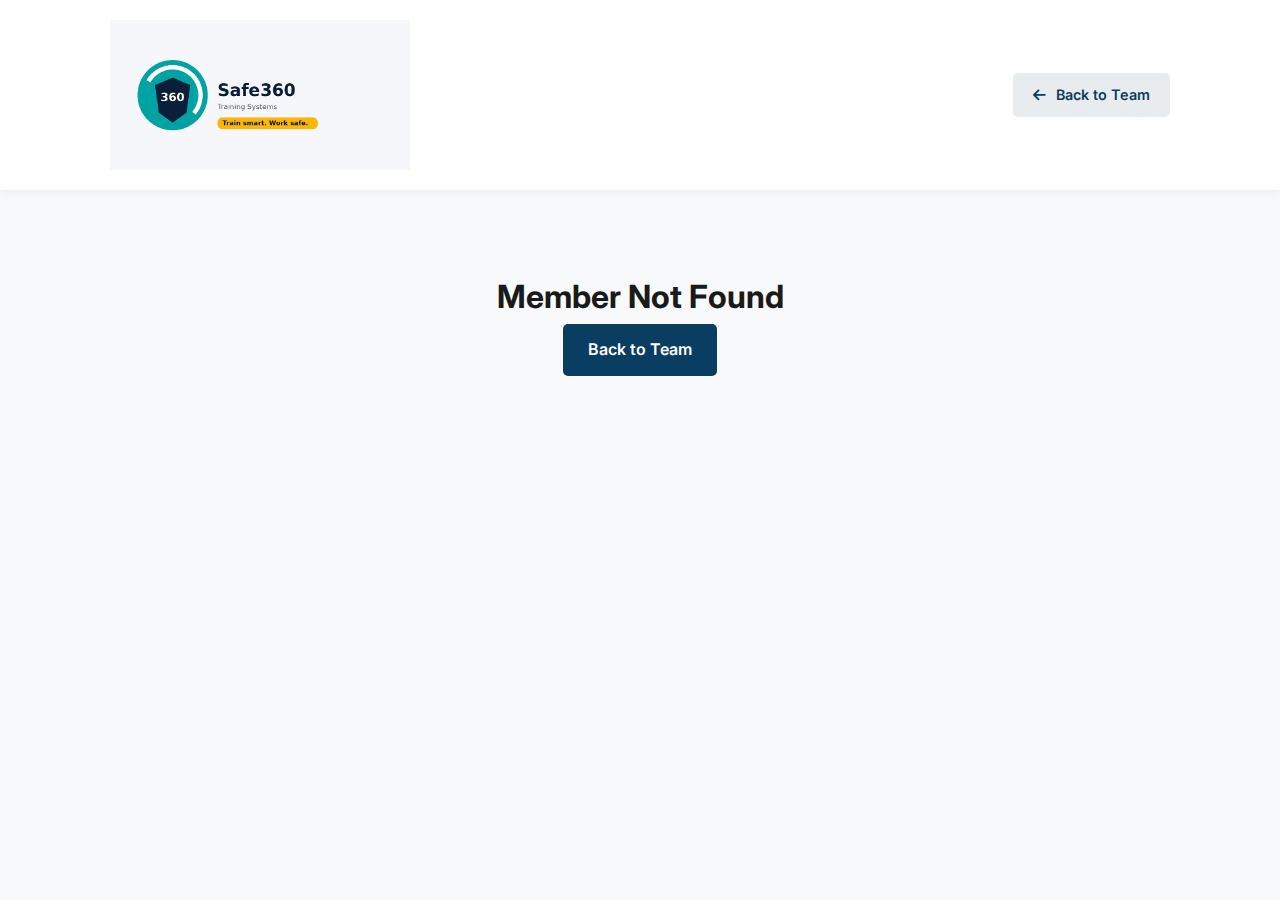
<file: member-detail.html>
<!DOCTYPE html>
<html lang="en">
<head>
    <meta charset="UTF-8">
    <meta name="viewport" content="width=device-width, initial-scale=1.0">
    <title>Team Profile | Safe360</title>
    <link href="https://fonts.googleapis.com/css2?family=Inter:wght@400;600;700&display=swap" rel="stylesheet">
    <link rel="stylesheet" href="https://cdnjs.cloudflare.com/ajax/libs/font-awesome/6.4.0/css/all.min.css">
    <link rel="stylesheet" href="css/style.css">
</head>
<body>
    <header>
        <div class="container nav-container">
            <!-- LOGO CHANGED HERE -->
            <a href="index.html" class="logo">
                <img src="logo.png" alt="Safe360 Training Systems" style="max-height: 150px; width: auto; vertical-align: middle;">
            </a>
            
            <!-- Added margin-left: auto to push the button to the right -->
            <a href="team.html" class="btn-back" style="margin-left: auto;"><i class="fa-solid fa-arrow-left"></i> Back to Team</a>
        </div>
    </header>

    <main class="section light-bg">
        <div class="container">
            <div id="member-content">
                <!-- Data Injected by JS -->
            </div>
        </div>
    </main>

    <script>
        const teamData = {
            "nirmal": {
                name: "Nirmal Sanjyal",
                role: "Project Lead & Architect",
                image: "images/nirmal.jpg",
                bio: "Nirmal leads the Safe360 initiative with a focus on enterprise architecture and strategic safety integration.",
                expertise: ["System Architecture", "Project Management", "Risk Assessment"],
                contribution: "Designed the core framework of Safe360 and managed the CET257 project lifecycle."
            },
            "aliza": {
                name: "Aliza Shrestha",
                role: "Security Analyst",
                image: "images/aliza.jpg",
                bio: "Aliza is responsible for the technical backbone of Safe360, ensuring high performance and cloud scalability.",
                expertise: ["Full Stack Development", "Cloud Infrastructure", "API Design"],
                contribution: "Developed the dynamic data injection engines and real-time reporting modules."
            },
            "sosang": {
                name: "Sosang Lama",
                role: "FullStack Lead Developer",
                image: "images/sosang.jpg",
                bio: "Sosang ensures that Safe360 is accessible and intuitive for users on the warehouse floor.",
                expertise: ["UI/UX Design", "User Research", "Visual Branding"],
                contribution: "Created the entire visual identity and user interface of the Safe360 platform."
            },
            "sushant": {
                name: "Sushant K.c",
                role: "UX + Marketing",
                image: "images/sushant.jpg",
                bio: "Sushant bridges the gap between technology and international safety regulations.",
                expertise: ["OSHA Standards", "ISO 45001", "Regulatory Auditing"],
                contribution: "Ensured every digital form and report meets strict global safety compliance standards."
            },
            "sandeep": {
                name: "Sandeep Belbase",
                role: "QA Coordinator",
                image: "images/sandeep.jpg",
                bio: "Sandeep protects the sensitive safety data of organizations from external threats.",
                expertise: ["Data Encryption", "Network Security", "Risk Mitigation"],
                contribution: "Implemented security protocols to ensure 100% data integrity and user privacy."
            }
        };

        document.addEventListener("DOMContentLoaded", () => {
            const params = new URLSearchParams(window.location.search);
            const id = params.get('id');
            const container = document.getElementById('member-content');

            if (id && teamData[id]) {
                const m = teamData[id];
                container.innerHTML = `
                    <div class="contact-box" style="max-width: 900px; text-align: left; background: white; margin: auto; padding: 50px;">
                        <div style="display: flex; gap: 40px; align-items: center; margin-bottom: 40px; flex-wrap: wrap;">
                            <img src="${m.image}" alt="${m.name}" style="width: 200px; height: 200px; border-radius: 20px; object-fit: cover; border: 5px solid var(--light);">
                            <div>
                                <h1 style="color: var(--primary); font-size: 2.5rem; margin-bottom: 10px;">${m.name}</h1>
                                <span class="badge" style="background: var(--secondary); color: white; padding: 5px 15px;">${m.role}</span>
                                <div style="margin-top: 20px;">
                                    <a href="#" style="margin-right: 15px; color: var(--gray); font-size: 1.5rem;"><i class="fa-brands fa-linkedin"></i></a>
                                    <a href="#" style="color: var(--gray); font-size: 1.5rem;"><i class="fa-brands fa-github"></i></a>
                                </div>
                            </div>
                        </div>

                        <div style="display: grid; gap: 30px;">
                            <div>
                                <h3 style="color: var(--primary); border-bottom: 2px solid var(--light); padding-bottom: 10px; margin-bottom: 15px;">Biography</h3>
                                <p style="line-height: 1.8; color: #444; font-size: 1.1rem;">${m.bio}</p>
                            </div>

                            <div style="display: grid; grid-template-columns: repeat(auto-fit, minmax(250px, 1fr)); gap: 20px;">
                                <div style="background: var(--light); padding: 25px; border-radius: 15px;">
                                    <h4 style="color: var(--secondary); margin-bottom: 15px;">Core Expertise</h4>
                                    <ul style="list-style: none; padding: 0;">
                                        ${m.expertise.map(skill => `<li style="margin-bottom: 8px;"><i class="fa-solid fa-check-circle" style="color: var(--secondary); margin-right: 10px;"></i> ${skill}</li>`).join('')}
                                    </ul>
                                </div>
                                <div style="background: var(--primary); color: white; padding: 25px; border-radius: 15px;">
                                    <h4 style="color: var(--accent); margin-bottom: 15px;">Project Contribution</h4>
                                    <p style="font-size: 0.95rem; opacity: 0.9;">${m.contribution}</p>
                                </div>
                            </div>
                        </div>
                    </div>
                `;
            } else {
                container.innerHTML = `<div style="text-align:center;"><h1>Member Not Found</h1><a href="team.html" class="btn btn-primary">Back to Team</a></div>`;
            }
        });
    </script>
</body>

</html>
</file>
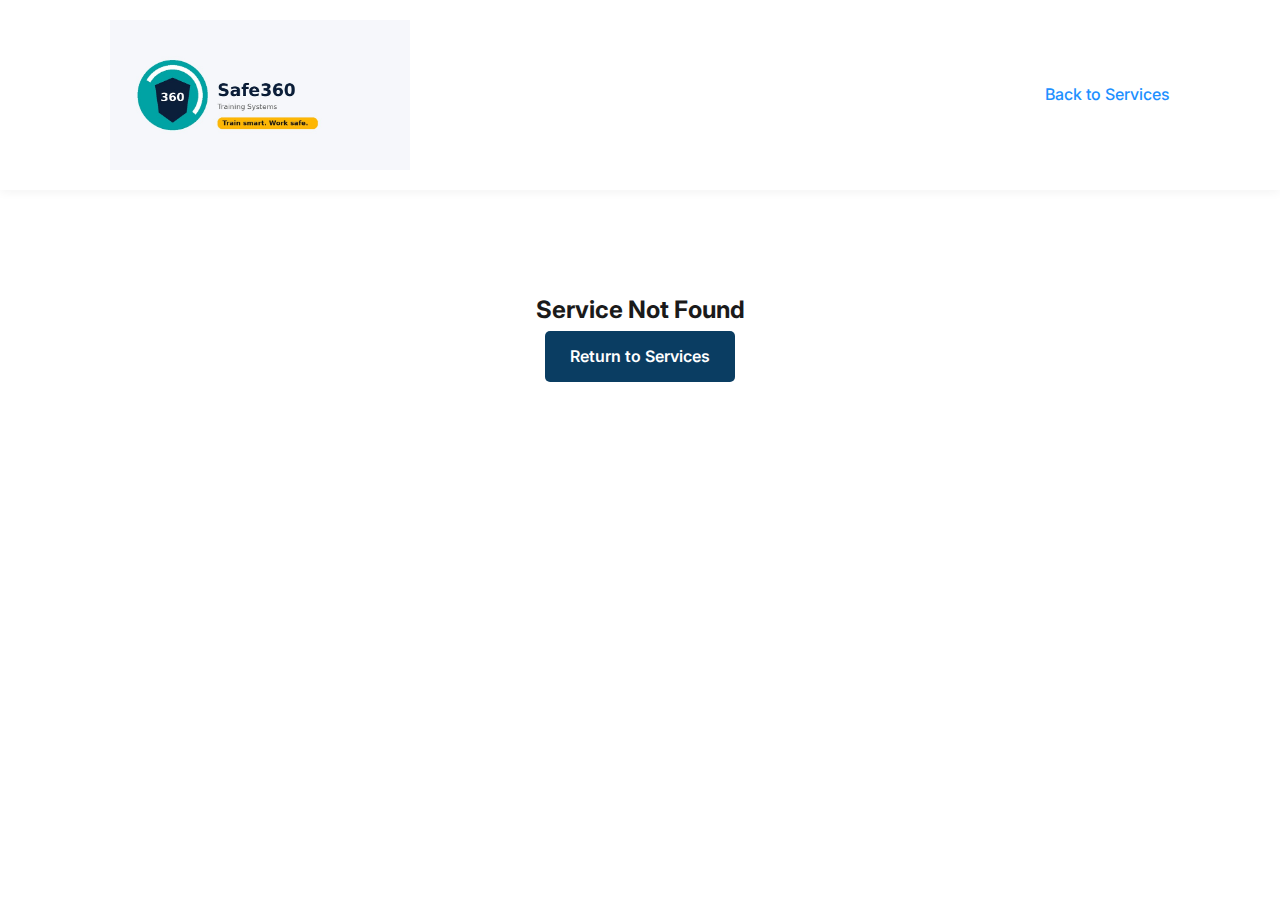
<file: service-detail.html>
<!DOCTYPE html>
<html lang="en">
<head>
    <meta charset="UTF-8">
    <meta name="viewport" content="width=device-width, initial-scale=1.0">
    <title>Service Detail | Safe360</title>
    <link href="https://fonts.googleapis.com/css2?family=Inter:wght@400;600;700&display=swap" rel="stylesheet">
    <link rel="stylesheet" href="https://cdnjs.cloudflare.com/ajax/libs/font-awesome/6.4.0/css/all.min.css">
    <link rel="stylesheet" href="css/style.css">
    <style>
        .detail-hero {
            background: var(--primary);
            color: white;
            padding: 60px 0;
            text-align: center;
        }
        .detail-icon {
            font-size: 4rem;
            color: var(--secondary);
            margin-bottom: 20px;
        }
        .detail-content-grid {
            display: grid;
            grid-template-columns: 2fr 1fr;
            gap: 40px;
            margin-top: 40px;
        }
        .feature-box {
            background: white;
            padding: 30px;
            border-radius: 12px;
            box-shadow: 0 5px 15px rgba(0,0,0,0.05);
            margin-bottom: 20px;
        }
        .benefit-list li {
            margin-bottom: 12px;
            display: flex;
            align-items: center;
        }
        .benefit-list i {
            color: var(--secondary);
            margin-right: 10px;
        }
        @media(max-width: 768px) {
            .detail-content-grid { grid-template-columns: 1fr; }
        }
    </style>
</head>
<body>

    <header>
        <div class="container nav-container">
            <a href="index.html" class="logo">
                <img src="logo.png" alt="Safe360 Training Systems" style="max-height: 150px; width: auto; vertical-align: middle;">
            </a>
            <nav>
                <ul class="nav-links">
                    <li><a href="services.html" class="active">Back to Services</a></li>
                </ul>
            </nav>
        </div>
    </header>

    <main id="main-content">
        <!-- Content injected by JS -->
    </main>

    <script>
        // SERVICE DATA DATABASE
        const serviceData = {
            "reporting": {
                title: "Digital Incident Reporting",
                icon: "fa-bolt-lightning",
                description: "A streamlined mobile interface allowing frontline workers to capture hazards, near-misses, and incidents in seconds.",
                features: [
                    "Offline capability for remote sites",
                    "Instant photo/video evidence upload",
                    "Automated GPS geolocation tagging",
                    "Immediate push notifications to supervisors"
                ],
                benefits: [
                    "Reduce reporting lag time by 90%",
                    "Increase data accuracy",
                    "Eliminate paper trails",
                    "Faster corrective actions"
                ]
            },
            "risk": {
                title: "Smart Risk Assessment",
                icon: "fa-shield-halved",
                description: "Dynamic Job Safety Analysis (JSA) tools that adapt to changing worksite conditions.",
                features: [
                    "Pre-loaded hazard libraries",
                    "Risk matrix heatmaps",
                    "Approval workflow integration",
                    "Digital signature capture"
                ],
                benefits: [
                    "Standardize safety protocols",
                    "Ensure regulatory compliance",
                    "Visually identify high-risk areas",
                    "Protect worker liability"
                ]
            },
            "lms": {
                title: "LMS & Training Tracking",
                icon: "fa-graduation-cap",
                description: "A centralized Learning Management System ensuring your workforce is qualified and compliant.",
                features: [
                    "Automated expiry alerts",
                    "QR code badge scanning for verification",
                    "Integration with external training providers",
                    "Skill gap analysis reports"
                ],
                benefits: [
                    "Never miss a certification renewal",
                    "Instant onsite competency checks",
                    "Reduce administrative overhead",
                    "Foster a culture of learning"
                ]
            },
            "analytics": {
                title: "Predictive Analytics",
                icon: "fa-chart-line",
                description: "Turn historical safety data into future prevention strategies using AI-driven insights.",
                features: [
                    "Customizable KPI dashboards",
                    "Trend forecasting algorithms",
                    "Incident root cause breakdown",
                    "Exportable executive reports"
                ],
                benefits: [
                    "Move from reactive to proactive",
                    "Identify hidden systemic issues",
                    "Justify safety budget with data",
                    "Lower insurance premiums"
                ]
            },
            "compliance": {
                title: "Compliance Auditing",
                icon: "fa-file-circle-check",
                description: "Digital audit tools designed for ISO 45001, OSHA, and internal corporate standards.",
                features: [
                    "Mobile-friendly audit checklists",
                    "Non-conformance tracking",
                    "Corrective Action Preventative Action (CAPA)",
                    "Audit trail history log"
                ],
                benefits: [
                    "Audit-ready at any moment",
                    "Transparent accountability",
                    "Streamlined regulatory reporting",
                    "Consistent global standards"
                ]
            },
            "emergency": {
                title: "Emergency Response",
                icon: "fa-truck-medical",
                description: "Critical tools for managing evacuations, medical emergencies, and crisis communication.",
                features: [
                    "Digital muster roll calls",
                    "Real-time safe/unsafe status tracking",
                    "Mass SMS/Push notification alerts",
                    "Offline building blueprints"
                ],
                benefits: [
                    "Account for every life in minutes",
                    "Coordinate response teams effectively",
                    "Reduce panic during drills",
                    "Post-emergency analysis"
                ]
            }
        };

        // RENDER LOGIC
        const params = new URLSearchParams(window.location.search);
        const id = params.get('id');
        const container = document.getElementById('main-content');

        if (id && serviceData[id]) {
            const data = serviceData[id];
            
            container.innerHTML = `
                <section class="detail-hero">
                    <div class="container">
                        <i class="fa-solid ${data.icon} detail-icon"></i>
                        <h1 style="font-size: 3rem;">${data.title}</h1>
                        <p style="font-size: 1.2rem; max-width: 700px; margin: 20px auto; opacity: 0.9;">${data.description}</p>
                    </div>
                </section>

                <section class="section">
                    <div class="container">
                        <div class="back-nav">
                            <a href="services.html" class="btn-back"><i class="fa-solid fa-arrow-left"></i> Back to All Services</a>
                        </div>
                        
                        <div class="detail-content-grid">
                            <div>
                                <h2 style="color: var(--primary); margin-bottom: 20px;">Technical Features</h2>
                                ${data.features.map(feat => `
                                    <div class="feature-box">
                                        <h4 style="margin: 0; color: var(--primary);"><i class="fa-solid fa-check-circle" style="color:var(--secondary); margin-right:10px;"></i> ${feat}</h4>
                                    </div>
                                `).join('')}
                                
                                <div style="margin-top: 30px; background: #f8f9fa; padding: 30px; border-radius: 12px; border-left: 5px solid var(--accent);">
                                    <h3>Why this matters?</h3>
                                    <p>Integrating ${data.title} into your workflow removes friction, ensuring that safety isn't an obstacle to production, but a driver of efficiency.</p>
                                </div>
                            </div>

                            <div>
                                <div style="background: var(--primary); color: white; padding: 30px; border-radius: 12px; position: sticky; top: 20px;">
                                    <h3 style="color: var(--secondary); margin-bottom: 20px;">Key Benefits</h3>
                                    <ul class="benefit-list" style="list-style: none; padding: 0;">
                                        ${data.benefits.map(ben => `<li><i class="fa-solid fa-star"></i> ${ben}</li>`).join('')}
                                    </ul>
                                    <div style="margin-top: 30px; text-align: center;">
                                        <a href="contact.html" class="btn btn-primary" style="background: white; color: var(--primary); width: 100%; display:block;">Request Demo</a>
                                    </div>
                                </div>
                            </div>
                        </div>
                    </div>
                </section>
            `;
        } else {
            container.innerHTML = `<div class="container" style="text-align:center; padding: 100px 0;"><h2>Service Not Found</h2><a href="services.html" class="btn btn-primary">Return to Services</a></div>`;
        }
    </script>
</body>
</html>
</file>
<file: css/style.css>
:root {
    --primary: #0a3d62;
    --secondary: #1e90ff;
    --accent: #00d2ff;
    --dark: #1a1a1a;
    --light: #f8f9fa;
    --white: #ffffff;
    --gray: #666;
    --transition: all 0.3s ease;
}

* {
    margin: 0;
    padding: 0;
    box-sizing: border-box;
}

html {
    scroll-behavior: smooth;
}

body {
    font-family: 'Inter', sans-serif;
    line-height: 1.7;
    color: var(--dark);
    background-color: var(--white);
    display: flex;
    flex-direction: column;
    min-height: 100vh;
}

.container {
    max-width: 1100px;
    margin: auto;
    padding: 0 20px;
}

/* Header & Nav */
header {
    background: rgba(255, 255, 255, 0.98);
    padding: 20px 0;
    position: sticky;
    top: 0;
    z-index: 1000;
    box-shadow: 0 2px 10px rgba(0,0,0,0.05);
}

.nav-container {
    display: flex;
    justify-content: space-between;
    align-items: center;
}

.logo {
    font-size: 26px;
    font-weight: 700;
    color: var(--primary);
    text-decoration: none;
    letter-spacing: -1px;
}

.logo span { color: var(--secondary); }

.nav-links {
    list-style: none;
    display: flex;
    align-items: center;
}

.nav-links li { margin-left: 30px; }

.nav-links a {
    text-decoration: none;
    color: var(--dark);
    font-weight: 500;
    transition: var(--transition);
}

.nav-links a:hover, .nav-links a.active {
    color: var(--secondary);
}

.nav-btn {
    background: var(--primary);
    color: white !important;
    padding: 10px 20px;
    border-radius: 5px;
}

.nav-btn:hover { background: var(--secondary); }

/* Hero Section */
.hero {
    background: linear-gradient(135deg, #0a3d62 0%, #1e90ff 100%);
    color: white;
    padding: 120px 0 100px;
    text-align: center;
}

.hero h1 { font-size: 3.5rem; margin-bottom: 20px; }
.text-gradient { color: var(--accent); }

/* Main Content Wrapper */
main { flex: 1; }

.section { padding: 80px 0; }
.light-bg { background: var(--light); }
.section-header { text-align: center; margin-bottom: 50px; }
.section-header h2 { font-size: 2.2rem; color: var(--primary); }
.badge { color: var(--secondary); font-weight: 700; letter-spacing: 2px; text-transform: uppercase; display: block; margin-bottom: 10px; }

/* Cards & Team */
.cards {
    display: grid;
    grid-template-columns: repeat(auto-fit, minmax(250px, 1fr));
    gap: 30px;
}

.card {
    background: var(--white);
    padding: 40px 30px;
    border-radius: 12px;
    box-shadow: 0 5px 15px rgba(0,0,0,0.05);
    transition: var(--transition);
}

.card:hover { transform: translateY(-10px); }
.card .icon { font-size: 2.5rem; color: var(--secondary); margin-bottom: 20px; }

/* Contact Form */
.contact-box {
    background: var(--white);
    padding: 40px;
    border-radius: 15px;
    box-shadow: 0 10px 30px rgba(0,0,0,0.1);
    max-width: 600px;
    margin: auto;
}

input, textarea {
    width: 100%;
    padding: 12px;
    margin-bottom: 15px;
    border: 1px solid #ddd;
    border-radius: 5px;
}

.btn {
    padding: 12px 25px;
    border: none;
    border-radius: 5px;
    cursor: pointer;
    font-weight: 600;
    transition: 0.3s;
    text-decoration: none;
    display: inline-block;
}

.btn-primary { background: var(--primary); color: white; }
.btn-block { width: 100%; }

/* Footer */
footer {
    background: var(--dark);
    color: white;
    padding: 40px 0;
    text-align: center;
    margin-top: auto;
}

.socials a { color: white; margin: 0 10px; font-size: 1.2rem; }

@media (max-width: 768px) {
    .nav-links { display: none; }
}

.member-img {
    width: 110px;
    height: 110px;
    background: var(--light);
    border-radius: 50%;
    margin: 0 auto 20px;
    overflow: hidden; /* This crops the image to the circle */
    border: 3px solid #eee;
    display: flex;
    align-items: center;
    justify-content: center;
}

.member-img img {
    width: 100%;
    height: 100%;
    object-fit: cover; /* This ensures the photo fills the circle without stretching */
    display: block;
}

/* Back Button Style */
.back-nav {
    margin-bottom: 30px;
}

.btn-back {
    display: inline-flex;
    align-items: center;
    gap: 10px;
    background: #f1f1f1;
    color: var(--primary);
    padding: 10px 20px;
    border-radius: 5px;
    text-decoration: none;
    font-weight: 600;
    font-size: 0.9rem;
    transition: var(--transition);
}

.btn-back:hover {
    background: var(--primary);
    color: white;
}

/* Back Button Style */
.back-nav {
    margin-bottom: 30px;
}

.btn-back {
    display: inline-flex;
    align-items: center;
    gap: 10px;
    background: #e9ecef;
    color: var(--primary);
    padding: 10px 20px;
    border-radius: 5px;
    text-decoration: none;
    font-weight: 600;
    font-size: 0.9rem;
    transition: var(--transition);
}

.btn-back:hover {
    background: var(--primary);
    color: white;
}

/* --- CYBER HOTSPOT STYLES --- */
.cyber-awareness-grid {
    display: grid;
    grid-template-columns: repeat(auto-fit, minmax(300px, 1fr));
    gap: 25px;
    margin-top: 40px;
}

.hotspot-card {
    background: var(--white);
    border-radius: 15px;
    padding: 30px;
    position: relative;
    border: 1px solid #eee;
    transition: var(--transition);
    cursor: pointer;
    overflow: hidden;
}

.hotspot-card:hover {
    transform: translateY(-5px);
    box-shadow: 0 10px 25px rgba(30, 144, 255, 0.15);
    border-color: var(--secondary);
}

.hotspot-badge {
    position: absolute;
    top: 15px;
    right: 15px;
    background: #ffeaa7;
    color: #d63031;
    font-size: 0.7rem;
    font-weight: 800;
    padding: 4px 10px;
    border-radius: 20px;
    text-transform: uppercase;
}

.hotspot-icon-wrapper {
    width: 60px;
    height: 60px;
    background: var(--light);
    border-radius: 12px;
    display: flex;
    align-items: center;
    justify-content: center;
    margin-bottom: 20px;
    color: var(--primary);
    font-size: 1.5rem;
    position: relative;
}

/* Pulsing effect to draw attention */
.pulse-point {
    position: absolute;
    top: -5px;
    right: -5px;
    width: 12px;
    height: 12px;
    background: #ff4757;
    border-radius: 50%;
    box-shadow: 0 0 0 rgba(255, 71, 87, 0.4);
    animation: pulse 2s infinite;
}

@keyframes pulse {
    0% { box-shadow: 0 0 0 0 rgba(255, 71, 87, 0.7); }
    70% { box-shadow: 0 0 0 10px rgba(255, 71, 87, 0); }
    100% { box-shadow: 0 0 0 0 rgba(255, 71, 87, 0); }
}

.hotspot-card h4 {
    margin-bottom: 10px;
    color: var(--primary);
}

.hotspot-card p {
    font-size: 0.9rem;
    color: var(--gray);
    line-height: 1.5;
}

/* Modal Content for Scenarios */
.scenario-meta {
    display: flex;
    justify-content: center;
    gap: 15px;
    margin-bottom: 20px;
    font-weight: 700;
    font-size: 0.8rem;
}
.risk-high { color: #d63031; }
.action-required { color: var(--secondary); }

.hotspot-card {
    display: block; /* Makes the whole card clickable */
    text-decoration: none; /* Removes underline from links */
    color: inherit;
    background: var(--white);
    padding: 30px;
    border-radius: 15px;
    transition: var(--transition);
    border: 1px solid #eee;
    height: 100%;
}

.hotspot-card:hover {
    transform: translateY(-5px);
    border-color: var(--secondary);
    box-shadow: 0 10px 20px rgba(0,0,0,0.08);
}

.btn-text {
    display: block;
    margin-top: 20px;
    font-weight: 700;
    font-size: 0.85rem;
    color: var(--secondary);
    text-transform: uppercase;
}

/* --- ABOUT PAGE EXCLUSIVE STYLES --- */

/* Hero Modern Overlay */
.about-hero-modern {
    background: linear-gradient(rgba(10, 61, 98, 0.85), rgba(10, 61, 98, 0.85)), 
                url('https://images.unsplash.com/photo-1522071820081-009f0129c71c?auto=format&fit=crop&w=1920&q=80');
    background-size: cover;
    background-position: center;
    padding: 120px 0 100px;
    color: white;
}

.hero-subtitle {
    font-size: 1.2rem;
    max-width: 800px;
    opacity: 0.9;
    margin-top: 20px;
}

.badge-accent {
    background: var(--secondary);
    padding: 5px 15px;
    border-radius: 50px;
    font-weight: 700;
    font-size: 0.8rem;
    text-transform: uppercase;
}

/* Strategic Grid */
.about-grid-detailed {
    display: grid;
    grid-template-columns: 1fr 1.2fr;
    gap: 60px;
    align-items: center;
}

.about-visual-wrapper {
    position: relative;
}

.main-about-img {
    width: 100%;
    border-radius: 30px;
    box-shadow: 0 20px 40px rgba(0,0,0,0.15);
}

.experience-badge {
    position: absolute;
    bottom: -20px;
    right: -20px;
    background: var(--white);
    padding: 20px 30px;
    border-radius: 15px;
    box-shadow: 0 10px 30px rgba(0,0,0,0.1);
    text-align: center;
    border-left: 5px solid var(--secondary);
}

.exp-num { font-size: 1.5rem; font-weight: 800; display: block; color: var(--primary); }
.exp-text { font-size: 0.8rem; font-weight: 600; color: var(--gray); text-transform: uppercase; }

/* Strategy Items */
.strategy-item {
    display: flex;
    gap: 20px;
    margin-top: 30px;
    padding: 20px;
    background: var(--light);
    border-radius: 15px;
    transition: 0.3s;
}

.strategy-item:hover { transform: translateX(10px); background: #eef2f7; }
.strategy-icon { font-size: 1.8rem; color: var(--secondary); }

/* Stats Banner */
.stats-banner {
    background: var(--primary);
    padding: 80px 0;
    color: white;
}

.stats-grid-modern {
    display: grid;
    grid-template-columns: repeat(auto-fit, minmax(200px, 1fr));
    gap: 30px;
    text-align: center;
}

.stat-number {
    font-size: 3rem;
    font-weight: 800;
    color: var(--accent);
    display: block;
}

/* Pillar Cards */
.pillars-grid {
    display: grid;
    grid-template-columns: repeat(auto-fit, minmax(300px, 1fr));
    gap: 30px;
}

.pillar-card {
    background: white;
    padding: 40px;
    border-radius: 20px;
    box-shadow: 0 5px 15px rgba(0,0,0,0.05);
    transition: 0.3s;
}

.pillar-card:hover { transform: translateY(-10px); }
.pillar-icon { font-size: 2.5rem; color: var(--secondary); margin-bottom: 20px; }

.border-blue { border-top: 6px solid var(--secondary); }
.border-cyan { border-top: 6px solid var(--accent); }
.border-navy { border-top: 6px solid var(--primary); }

.btn-back-light {
    color: white;
    text-decoration: none;
    font-weight: 600;
    margin-bottom: 30px;
    display: inline-block;
    opacity: 0.8;
}

.btn-back-light:hover { opacity: 1; }

/* Ensure team cards behave as professional links */
.team-card {
    text-decoration: none;
    color: inherit;
    display: flex;
    flex-direction: column;
    transition: all 0.3s ease;
}

.team-card:hover {
    transform: translateY(-10px);
    box-shadow: 0 15px 35px rgba(0,0,0,0.1);
}

.team-card .btn-text {
    opacity: 0;
    transition: 0.3s;
    margin-top: 10px;
}

.team-card:hover .btn-text {
    opacity: 1;
}

/* --- PROFESSIONAL ENHANCEMENTS --- */

.hero {
    position: relative;
    padding: 160px 0 120px;
    background: url('https://images.unsplash.com/photo-1550751827-4bd374c3f58b?auto=format&fit=crop&w=1920&q=80') no-repeat center center/cover;
    overflow: hidden;
}

.hero-overlay {
    position: absolute;
    top: 0; left: 0; width: 100%; height: 100%;
    background: linear-gradient(135deg, rgba(10, 61, 98, 0.95) 0%, rgba(30, 144, 255, 0.8) 100%);
}

.hero-inner { position: relative; z-index: 2; }

.hero-badge {
    background: rgba(255, 255, 255, 0.1);
    padding: 8px 16px;
    border-radius: 50px;
    font-size: 0.85rem;
    font-weight: 600;
    color: var(--accent);
    display: inline-flex;
    align-items: center;
    gap: 8px;
    border: 1px solid rgba(255, 255, 255, 0.2);
    margin-bottom: 25px;
}

.hero-actions {
    display: flex;
    gap: 15px;
    justify-content: center;
    margin-top: 40px;
}

.btn-tour {
    background: var(--accent) !important;
    color: var(--primary) !important;
    box-shadow: 0 10px 20px rgba(0, 210, 255, 0.3);
}

.btn-outline {
    background: transparent !important;
    border: 2px solid white !important;
    color: white !important;
}

/* Card Improvements */
.hotspot-card {
    background: white;
    border: 1px solid #eef2f6;
    border-radius: 16px;
    padding: 35px;
    text-align: left;
    transition: all 0.4s cubic-bezier(0.175, 0.885, 0.32, 1.275);
}

.hotspot-card:hover {
    transform: translateY(-12px);
    box-shadow: 0 20px 40px rgba(0,0,0,0.08);
    border-color: var(--secondary);
}

.hotspot-icon-wrapper {
    width: 60px;
    height: 60px;
    background: #f1f7ff;
    border-radius: 12px;
    color: var(--primary);
    font-size: 1.5rem;
    display: flex;
    align-items: center;
    justify-content: center;
    margin-bottom: 25px;
}

.card-status {
    position: absolute;
    top: 20px;
    right: 20px;
    background: #fff0f0;
    color: #e53e3e;
    font-size: 0.7rem;
    font-weight: 800;
    padding: 4px 10px;
    border-radius: 50px;
    text-transform: uppercase;
}

.btn-text {
    margin-top: 20px;
    display: inline-flex;
    align-items: center;
    gap: 5px;
    color: var(--secondary);
    font-weight: 700;
    font-size: 0.9rem;
}

/* Animations */
@keyframes fadeInUp {
    from { opacity: 0; transform: translateY(30px); }
    to { opacity: 1; transform: translateY(0); }
}

.hero-content {
    animation: fadeInUp 1s ease-out;
}
</file>
